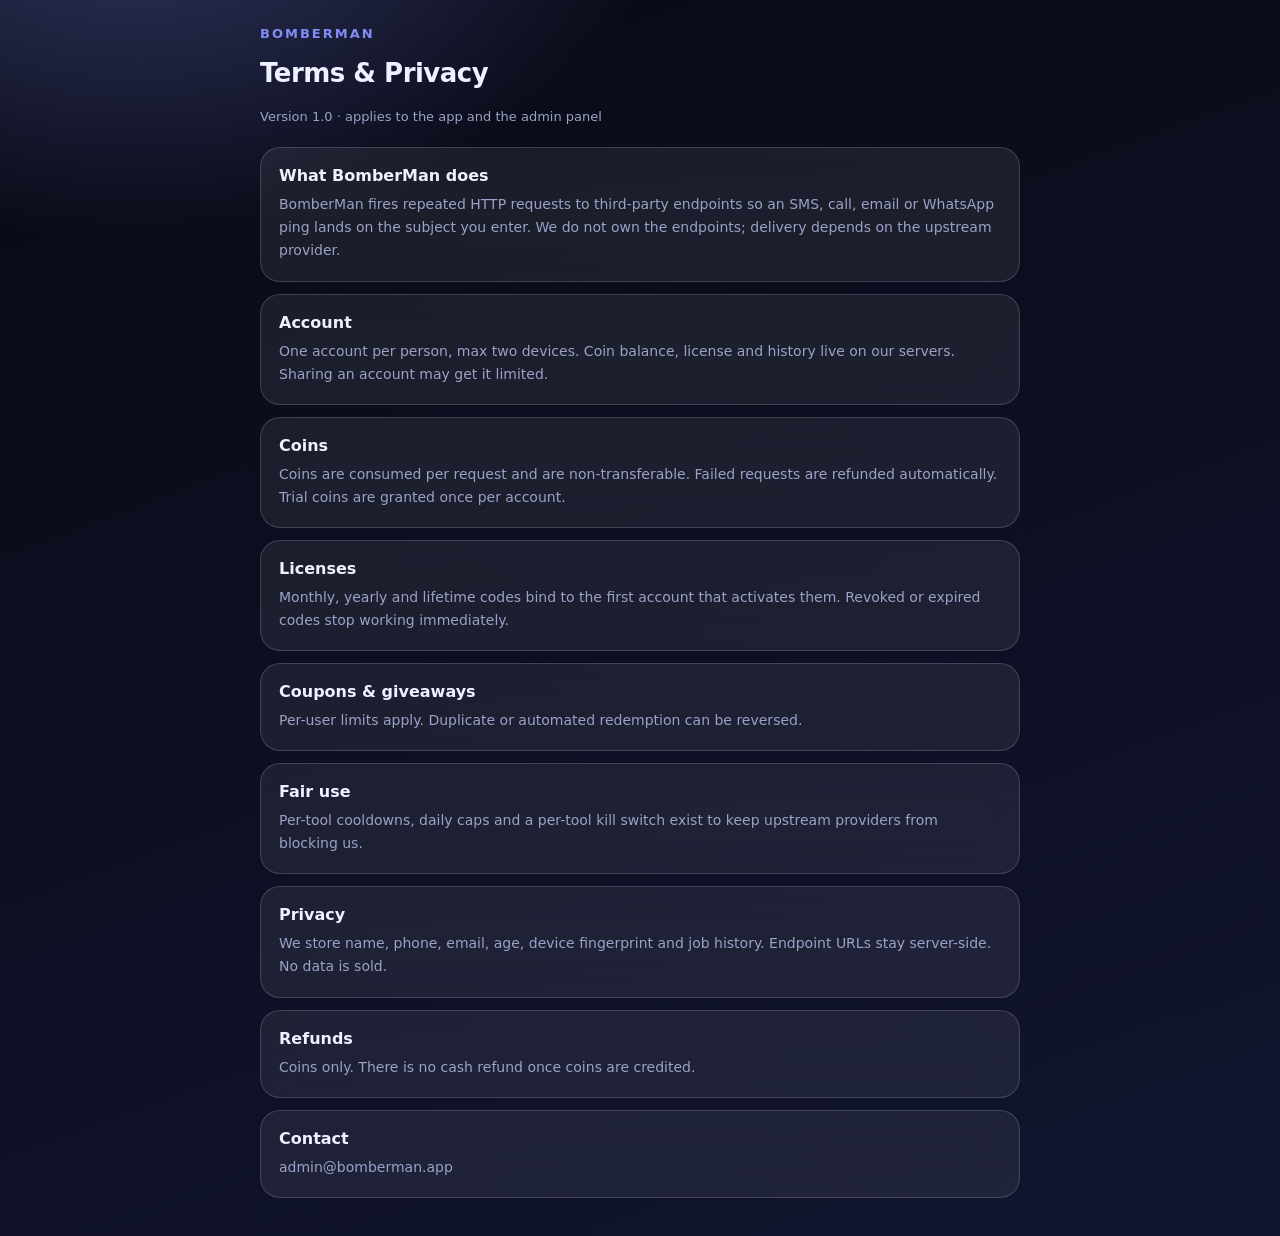
<file: policy.html>
<!doctype html>
<html lang="en"><head><meta charset="utf-8"><meta name="viewport" content="width=device-width,initial-scale=1">
<title>BomberMan — Terms & Privacy</title>
<style>
:root{--bg:#080a14;--glass:rgba(255,255,255,.07);--stroke:rgba(255,255,255,.16);--text:#eef1ff;--muted:#9aa3c7;--accent:#818cf8}
*{box-sizing:border-box}body{margin:0;font-family:system-ui,-apple-system,sans-serif;color:var(--text);background:radial-gradient(900px 600px at 10% -10%,rgba(129,140,248,.35),transparent 60%),linear-gradient(160deg,#080a14,#111530);min-height:100vh;padding:26px}
.wrap{max-width:760px;margin:0 auto}h1{font-size:26px;letter-spacing:-.5px}p.sub{color:var(--muted);font-size:13px;margin:4px 0 20px}
.card{background:var(--glass);border:1px solid var(--stroke);border-radius:20px;padding:18px;margin-bottom:12px;backdrop-filter:blur(18px)}
h2{font-size:16px;margin:0 0 8px}p{color:var(--muted);line-height:1.65;font-size:14px;margin:0}
.brand{font-weight:800;font-size:13px;color:var(--accent);letter-spacing:2px;text-transform:uppercase;margin-bottom:10px}
</style></head>
<body><div class="wrap">
<div class="brand">BomberMan</div>
<h1>Terms &amp; Privacy</h1><p class="sub">Version 1.0 · applies to the app and the admin panel</p>
<div class="card"><h2>What BomberMan does</h2><p>BomberMan fires repeated HTTP requests to third-party endpoints so an SMS, call, email or WhatsApp ping lands on the subject you enter. We do not own the endpoints; delivery depends on the upstream provider.</p></div>
<div class="card"><h2>Account</h2><p>One account per person, max two devices. Coin balance, license and history live on our servers. Sharing an account may get it limited.</p></div>
<div class="card"><h2>Coins</h2><p>Coins are consumed per request and are non-transferable. Failed requests are refunded automatically. Trial coins are granted once per account.</p></div>
<div class="card"><h2>Licenses</h2><p>Monthly, yearly and lifetime codes bind to the first account that activates them. Revoked or expired codes stop working immediately.</p></div>
<div class="card"><h2>Coupons &amp; giveaways</h2><p>Per-user limits apply. Duplicate or automated redemption can be reversed.</p></div>
<div class="card"><h2>Fair use</h2><p>Per-tool cooldowns, daily caps and a per-tool kill switch exist to keep upstream providers from blocking us.</p></div>
<div class="card"><h2>Privacy</h2><p>We store name, phone, email, age, device fingerprint and job history. Endpoint URLs stay server-side. No data is sold.</p></div>
<div class="card"><h2>Refunds</h2><p>Coins only. There is no cash refund once coins are credited.</p></div>
<div class="card"><h2>Contact</h2><p>admin@bomberman.app</p></div>
</div></body></html>
</file>
